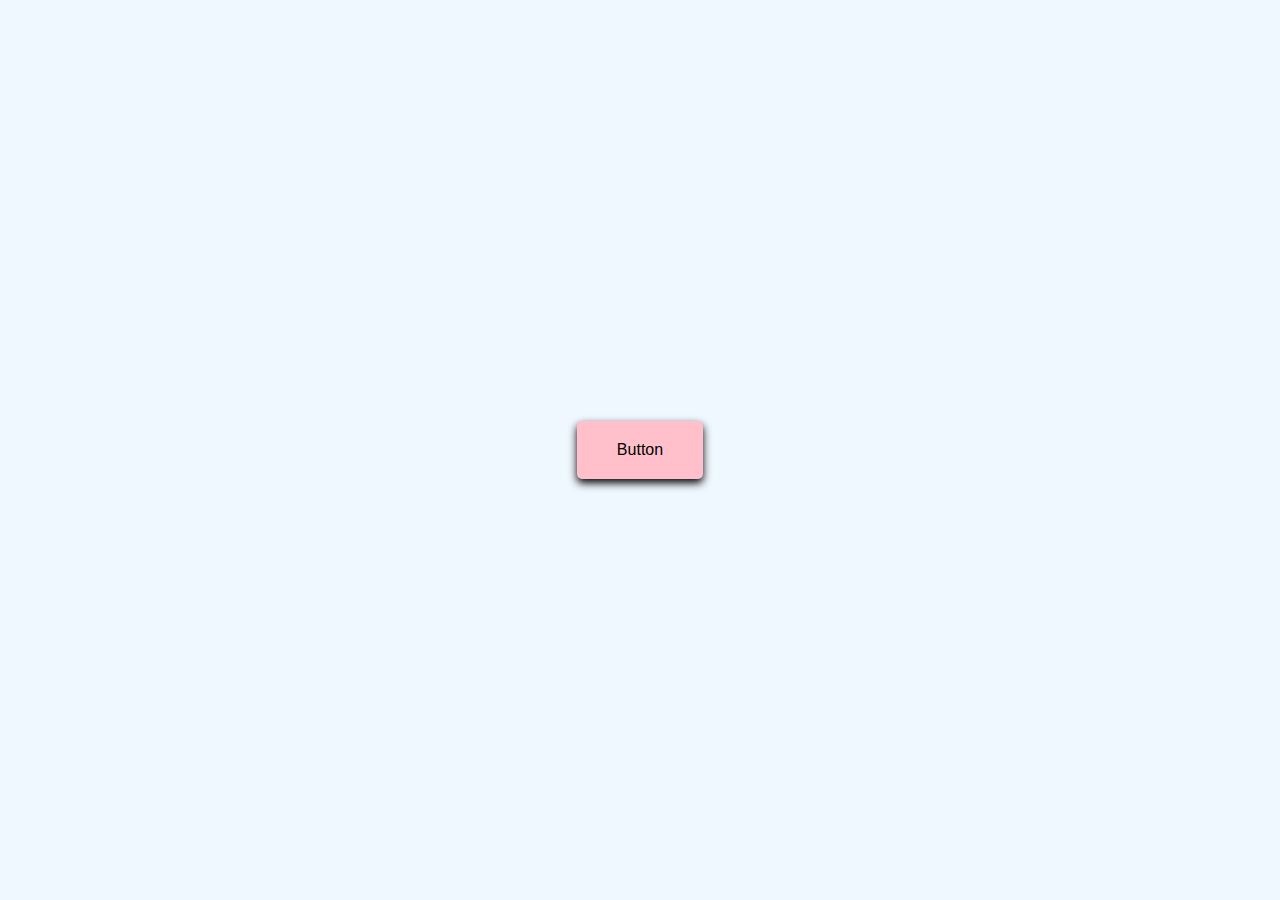
<file: button rippple/index.html>
<!DOCTYPE html>
<html lang="en">
  <head>
    <meta charset="UTF-8" />
    <meta http-equiv="X-UA-Compatible" content="IE=edge" />
    <meta name="viewport" content="width=device-width, initial-scale=1.0" />
    <title>Button Ripple Effect</title>
    <link rel="stylesheet" href="style.css" />
  </head>
  <body>
    <a href="#" class="btn"><span>Button</span></a>
    <script src="script.js"></script>
  </body>
</html>
</file>
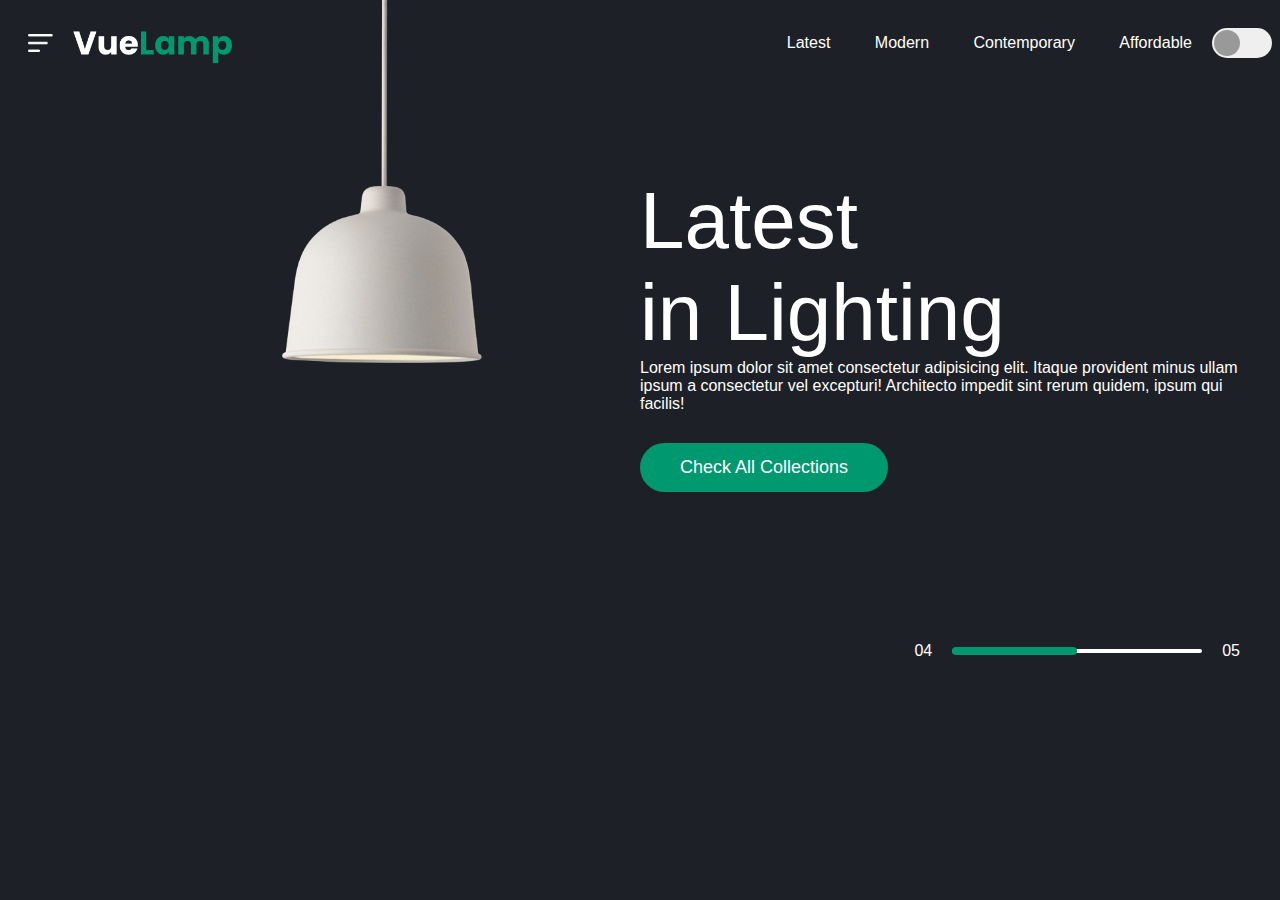
<file: lamp js/index.html>
<!DOCTYPE html>
<html lang="en">
<head>
    <meta charset="UTF-8">
    <meta http-equiv="X-UA-Compatible" content="IE=edge">
    <meta name="viewport" content="width=device-width, initial-scale=1.0">
    <title>Lamp</title>
    <link rel="stylesheet" href="style.css">
</head>
<body>
<div class="hero">
    <nav>
        <img src="images/menu.png" class="menu-img">
        <img src="images/logo.png" class="logo">
        <ul>
            <li><a href="">Latest</a></li>
            <li><a href="">Modern</a></li>
            <li><a href="">Contemporary</a></li>
            <li><a href="">Affordable</a></li>
        </ul>
        <button type="button" onclick="toggleBtn()" id="btn"><span></span></button>
    </nav>


    <div class="lamp-container">
        <img src="images/lamp.png" class="lamp">
        <img src="images/light.png" class="light" id="light">
    
    </div>

    <div class="text-container">
        <h1>Latest<br> in Lighting</h1>
        <p>Lorem ipsum dolor sit amet consectetur adipisicing elit. 
            Itaque provident minus ullam ipsum a consectetur vel excepturi!
             Architecto impedit sint rerum quidem, ipsum qui facilis!
        </p>
        <a href="">Check All Collections</a>
        <div class="control">
            <p>04</p>
            <div class="line" id="line2"><span></span></div>
            <p>05</p>
        </div>
        
    </div>
</div>
<script>
    var btn = document.getElementById("btn");
    var light = document.getElementById("light");

    function toggleBtn(){
        btn.classList.toggle("active");
        light.classList.toggle("on");

    }
</script>  
</body>
</html>
</file>
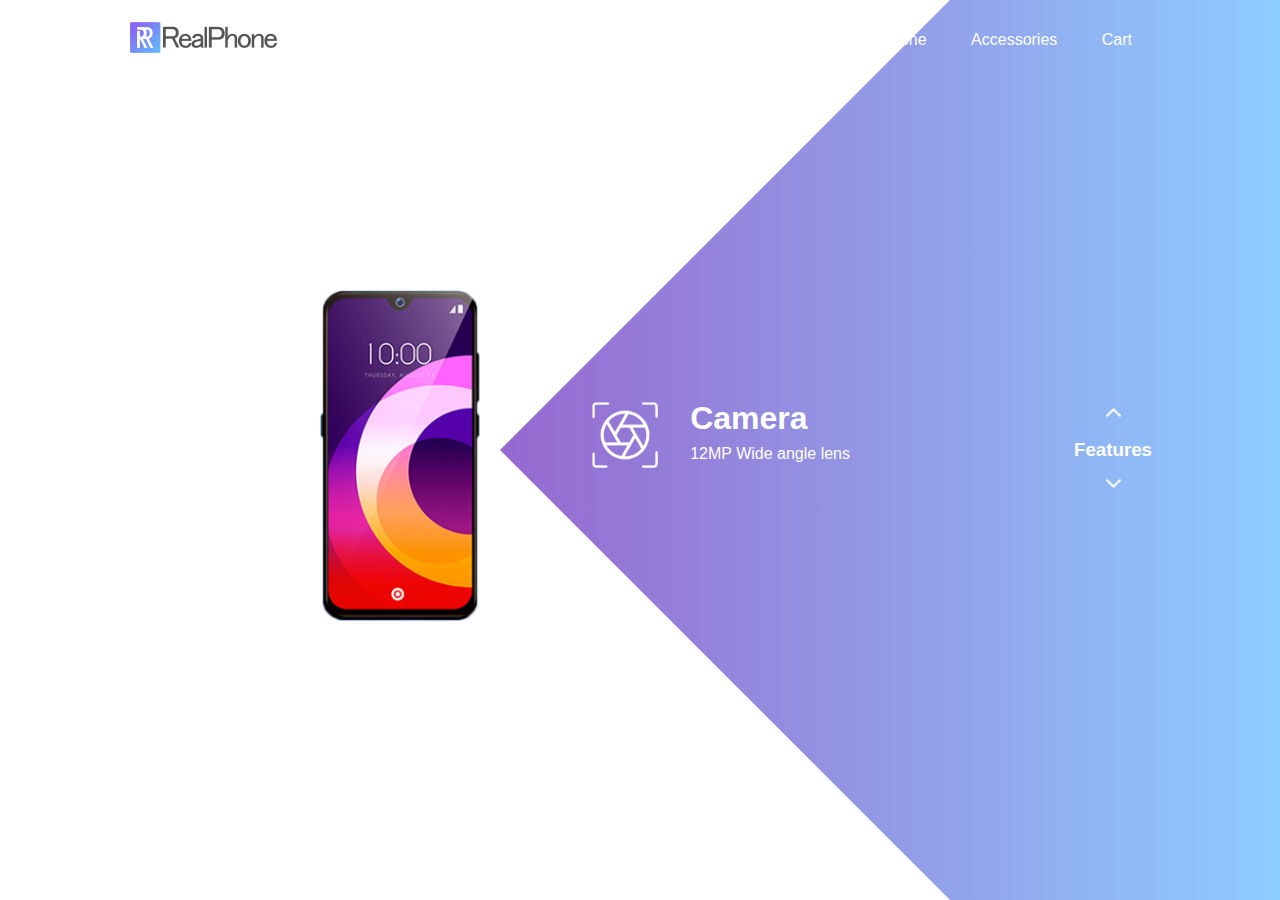
<file: realphone/index.html>
<!DOCTYPE html>
<html lang="en">
<head>
    <meta charset="UTF-8">
    <meta http-equiv="X-UA-Compatible" content="IE=edge">
    <meta name="viewport" content="width=device-width, initial-scale=1.0">
    <title>Phone shop</title>
    <link rel="stylesheet" href="style.css">
</head>
<body>
    <div class="main">
        <nav>
            <div class="logo">
                <img src="images/logo.png">
            </div>
            <div class="nav-links">
                <ul>
                    <li ><a href="#">Home</a></li>
                    <li ><a href="#">Phone</a></li>
                    <li ><a href="#">Accessories</a></li>
                    <li ><a href="#">Cart</a></li>
                </ul>
            </div>
        </nav>
        <div class="information">
            <div class="overlay"></div>
            <img src="images/mobile.png" class="mobile">
            <div class="circle" id="circle">
                <div class="features one">
                    <img src="images/camera.png">
                    <div>
                        <h1>Camera</h1>
                        <p>12MP Wide angle lens</p>
                    </div>
                </div>
                <div class="features two">
                    <img src="images/processor.png">
                    <div>
                        <h1>processor</h1>
                        <p>Snapdragon octa-core 11nm</p>
                    </div>
                </div>
                <div class="features three">
                    <img src="images/display.png">
                    <div>
                        <h1>Display</h1>
                        <p>"6.5" Mini-drop Fullscreen</p>
                    </div>
                </div>
                <div class="features four">
                    <img src="images/battery.png">
                    <div>
                        <h1>battery life</h1>
                        <p>50000mAh, 720Hrs Standby</p>
                    </div>
                </div>
            </div>
        </div>
        <div class="controls">
            <img src="images/arrow.png" id="UpBtn">
            <h3>Features</h3>
            <img src="images/arrow.png" id="downBtn">
        </div>
    </div>
    <script src="script.js"></script>
    
</body>
</html>
</file>
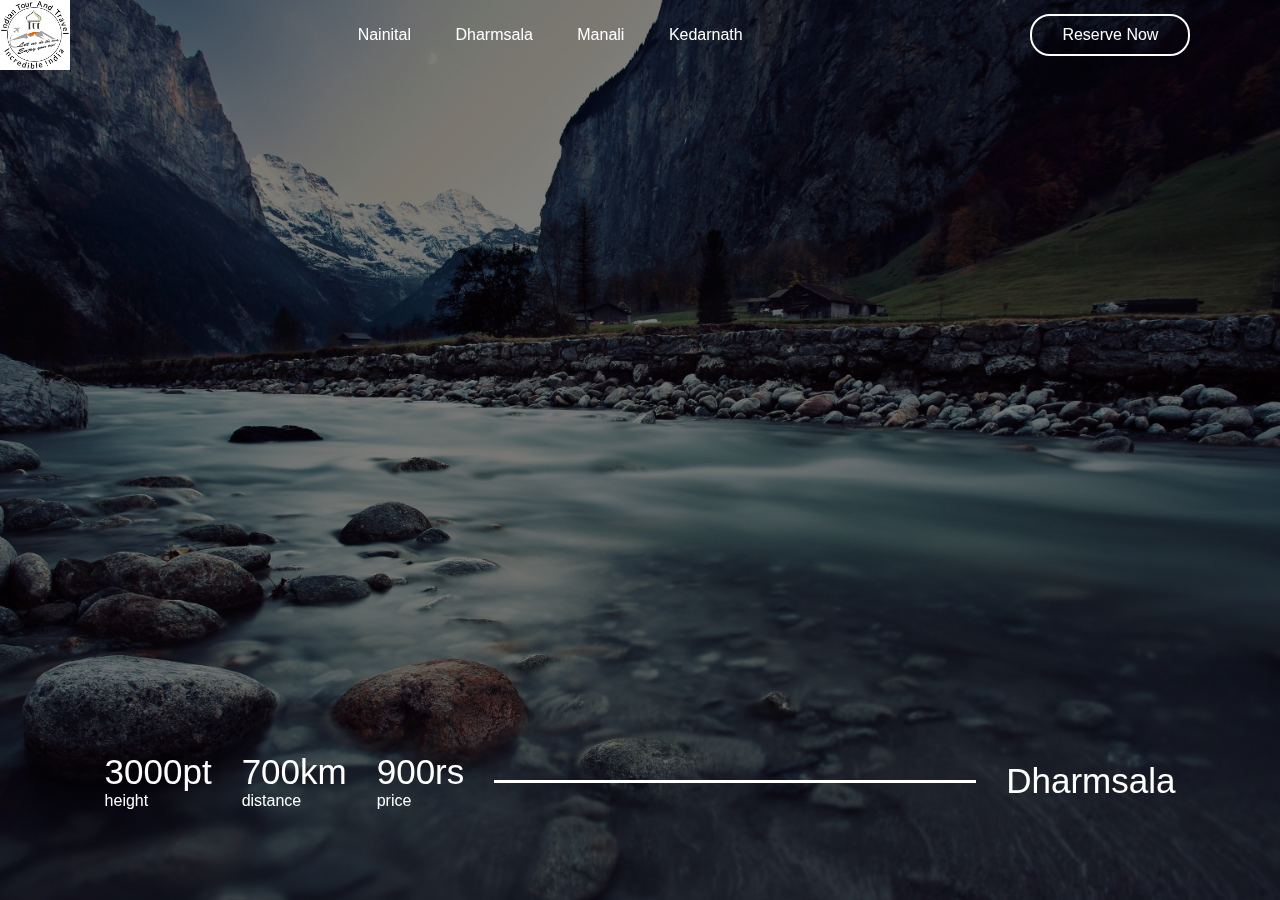
<file: travelweb/travel.html>
<!DOCTYPE html>
<html lang="en">
<head>
    <meta charset="UTF-8">
    <meta http-equiv="X-UA-Compatible" content="IE=edge">
    <meta name="viewport" content="width=device-width, initial-scale=1.0">
    <title>Travelers</title>
    <link rel="stylesheet" href="style.css">

</head>
<body>
    <div class="header">
        <nav>
            <img src="pics/logo indian-tour-and-travel.png " class="logo" >
            <ul>
                <li>
                    <a href="#" id="Nainital">Nainital</a>
                    <a href="#" id="Dharmsala">Dharmsala</a>
                    <a href="#" id="Manali">Manali</a>
                    <a href="#" id="Kedarnath">Kedarnath</a>
                </li>
            </ul>
            <a href="#" class="btn">Reserve Now</a>
        </nav>
        <div class="info">
            <div>
                <h2>3000pt</h2>
                <p>height</p>
            </div>
            <div>
                <h2>700km</h2>
                <p>distance</p>
            </div>
            <div>
                <h2>900rs</h2>
                <p>price</p>
            </div>
            <div class="line">
                 
            </div>
            <div>
                <h2 id="place">
                    Dharmsala
                </h2>
            </div>
        </div>
        
    </div>


    <script src="script.js">

    </script>   
</body>
</html>
</file>
<file: button rippple/style.css>
body{
    margin: 0;
    display: flex;
    justify-content: center;
    height: 100vh;
    align-items: center;
    background-color: aliceblue;
    font-family: sans-serif;
}
.btn{
    background-color: pink;
    padding: 20px 40px;
    border-radius: 5px;
    text-decoration: none;
    box-shadow: 0 4px 8px;
    color: black;
    position: relative;
    overflow: hidden;
}

.btn span{
    position: relative;
    z-index: 1;
}

.btn::before{
    content: "";
    position: absolute;
    background-color: tomato;
    width: 0;
    height: 0;
    left: var(--xPos);
    top: var(--yPos);
    transform: translate(-50%, -50%);
    border-radius: 50%;
    transition: width 0.5s, heigt 0.5s;
}
.btn:hover::before{
    width: 300px;
    height: 300px;
}
</file>
<file: lamp js/style.css>
*{
    margin: 0;
    padding: 0;
    font-family: 'poppins',sans-serif;
    box-sizing: border-box;
}
.hero{
    background: #1d2026;
    min-height: 100vh;
    width: 100%;
    color: #fff;
    position: relative;
}
nav{
    display: flex;
    align-items: center;
    padding: 20px 8px;
    
}
nav .menu-img{
    width: 25px;
    margin-right: 20px;
    cursor: pointer;
    margin-left: 20px;

}
nav .logo{
    width: 160px;
    cursor: pointer;

}
nav ul{
    flex: 1;
    text-align: right;
}
nav ul li{
    display: inline-block;
    list-style: none;
    margin: 0 20px;
}
nav ul li a{
    text-decoration: none;
    color: #fff;
}
button{
    background: #efefef;
    height: 30px;
    width: 60px;
    border-radius: 20px;
    border: 0;
    outline: 0;
    cursor: pointer;
    transition: background 1s;

}
button span{
    display: block;
    background: #999;
    width: 26px;
    height: 26px;
    border-radius: 50%;
    margin-left: 2px;
    transition: background 1s, margin-left 1s;
}
.lamp-container{
    position: absolute;
    top: -20px;
    left: 22%;
    width: 200px;
}
.lamp{
width: 100%;
}
.light{
    /*border: 2px solid aqua;*/
    position: absolute;
    top: 97%;
    left: 50%;
    transform: translateX(-50%);
    width: 700px;
    margin-left: -10px ;
    opacity: 0;
    transition: opacity 1s;
}
.text-container{
    max-width: 600px;
    margin-top: 7%;
    margin-left: 50%;
}
.text-container h1{
    font-size: 80px;
    font-weight: 400;
}
.text-container a{
    text-decoration:none ;
    background: #00986f;
    padding: 14px 40px;
    display: inline-block;
    color: #fff;
    font-size: 18px;
    margin-top: 30px;
    border-radius: 30px;
}
.control{
    display: flex;
    align-items: center;
    justify-content: flex-end;
    margin-top: 150px;
}
.control .line{
    width: 250px;
    height: 4px;
    margin: 0 20px;
    border-radius: 2px;
    background: #fff;
}
.control .line span{
    width: 50%;
    height: 8px;
    margin-top: -2px;
    border-radius: 4px;
    background: #00986f;
    display: block;
    transition: width 1s;
}
.active{
    background: green;
}
.active span{
    background: #fff;
    margin-left: 31px;
}
.on{
    opacity: 1;
}
</file>
<file: realphone/style.css>
*{
    margin: 0;
    padding: 0;
    font-family: sans-serif;
}
.main{
    width: 100%;
    height: 100vh;
    position: relative;
    overflow: hidden;
    background: linear-gradient(to right, #9c27b0, #8ecdff);
}
nav{
    width: 80%;
    position: sticky;
    margin: 20px auto;
    z-index: 1;
    display: flex;
    align-items: center;
}
.logo{
    flex-basis: 20%;
}
.logo img{
    width: 150px;
}
.nav-links{
    flex: 1;
    text-align: right;
}
.nav-links ul li{
    list-style: none;
    display: inline-block;
    margin: 0 20px;
}
.nav-links ul li a{
    color: #fff;
    text-decoration: none;
}
.information{
    width: 1000px;
    height: 1000px;
    position: absolute;
    top: 50%;
    left: 0%;
    transform: translateY(-50%);
}
#circle{
    width: 1000px;
    height: 1000px;
    position: absolute;
    top: 0;
    left: -10%;
    border-radius: 50%;
    transform: rotate(0deg);
    transition: 1s;
}
.features img{
    width: 70px;
}
.features{
    position: absolute;
    display: flex;
    color: #fff;
}
.features div{
    margin-left: 30px;
}
.features div p{
    margin-top: 8px;
}
.one{
    top: 450px;
    right: 50px;
}
.two{
    top: 150px;
    left: 350px;
    transform: rotate(-90deg);
}
.three{
    bottom: 450px;
    left: 50px;
    transform: rotate(-180deg);
}
.four{
    bottom: 150px;
    left: 350px;
    transform: rotate(-270deg);
}
.mobile{
    width: 160px;
    position: absolute;
    z-index: 1;
    top: 34%;
    left: 40%;
    transform: translate(-50%);
}
.controls{
    position: absolute;
    right: 10%;
    top: 50%;
    transform: translateY(-50%);
    text-align: center;
}
.controls h3{
    margin: 15px 0;
    color: #fff;
}
#UpBtn{
    width: 15px;
    cursor: pointer;
}
#downBtn{
    width: 15px;
    cursor: pointer;
    transform: rotate(180deg);
}
.overlay{
    width: 0;
    height: 0;
    border-top: 500px solid #fff;
    border-right: 500px solid transparent;
    border-bottom: 500px solid #fff;
    border-left: 500px solid #fff;
    position: absolute;
    left: 0;
    top: 0;
}
</file>
<file: travelweb/style.css>
*{
    margin: 0;
    padding: 0;
    box-sizing: border-box;
    font-family: -apple-system, BlinkMacSystemFont, 'Segoe UI', Roboto, Oxygen, Ubuntu, Cantarell, 'Open Sans', 'Helvetica Neue', sans-serif;
}
.header{
    width: 100%;
    height: 100vh;
    background-image: url(pics/n2.jpg);
    background-repeat: no-repeat;
    background-color: rgba(0,0,0,0.5);
    background-blend-mode: multiply;
    background-position: center;
    background-size: cover;
}
.logo{
    height: 70px;
    cursor: pointer;
    background-color: white;
}
nav{
    position: fixed;
    top: 0;
    left: 0;
    width: 100%;
    display: flex;
    align-items: center;
}
nav ul{
    flex: 1;
    text-align: center;
}
nav ul li{
    display: inline-block;
    margin: 10px 20px;
}
nav ul li a{
    text-decoration: none;
    color: white;
    margin: 2px 20px;
}
nav .btn{
    text-decoration: none;
    color: white;
    border: 2px solid #fff;
    padding: 10px 30px;
    border-radius: 20px;
    margin-right: 7%;
}
.info{
    width: 100%;
    padding: 0 7%;
    display: flex;
    align-items: center;
    color: white;
    position: fixed;
    bottom: 10%;
    left: 0;
}
.info div{
    margin:0 15px;
}
.info div h2{
    font-size: 35px;
    font-weight: 400;
}
.info .line{
    flex: 1;
    background: #fff;
    height: 3px;
}
</file>
